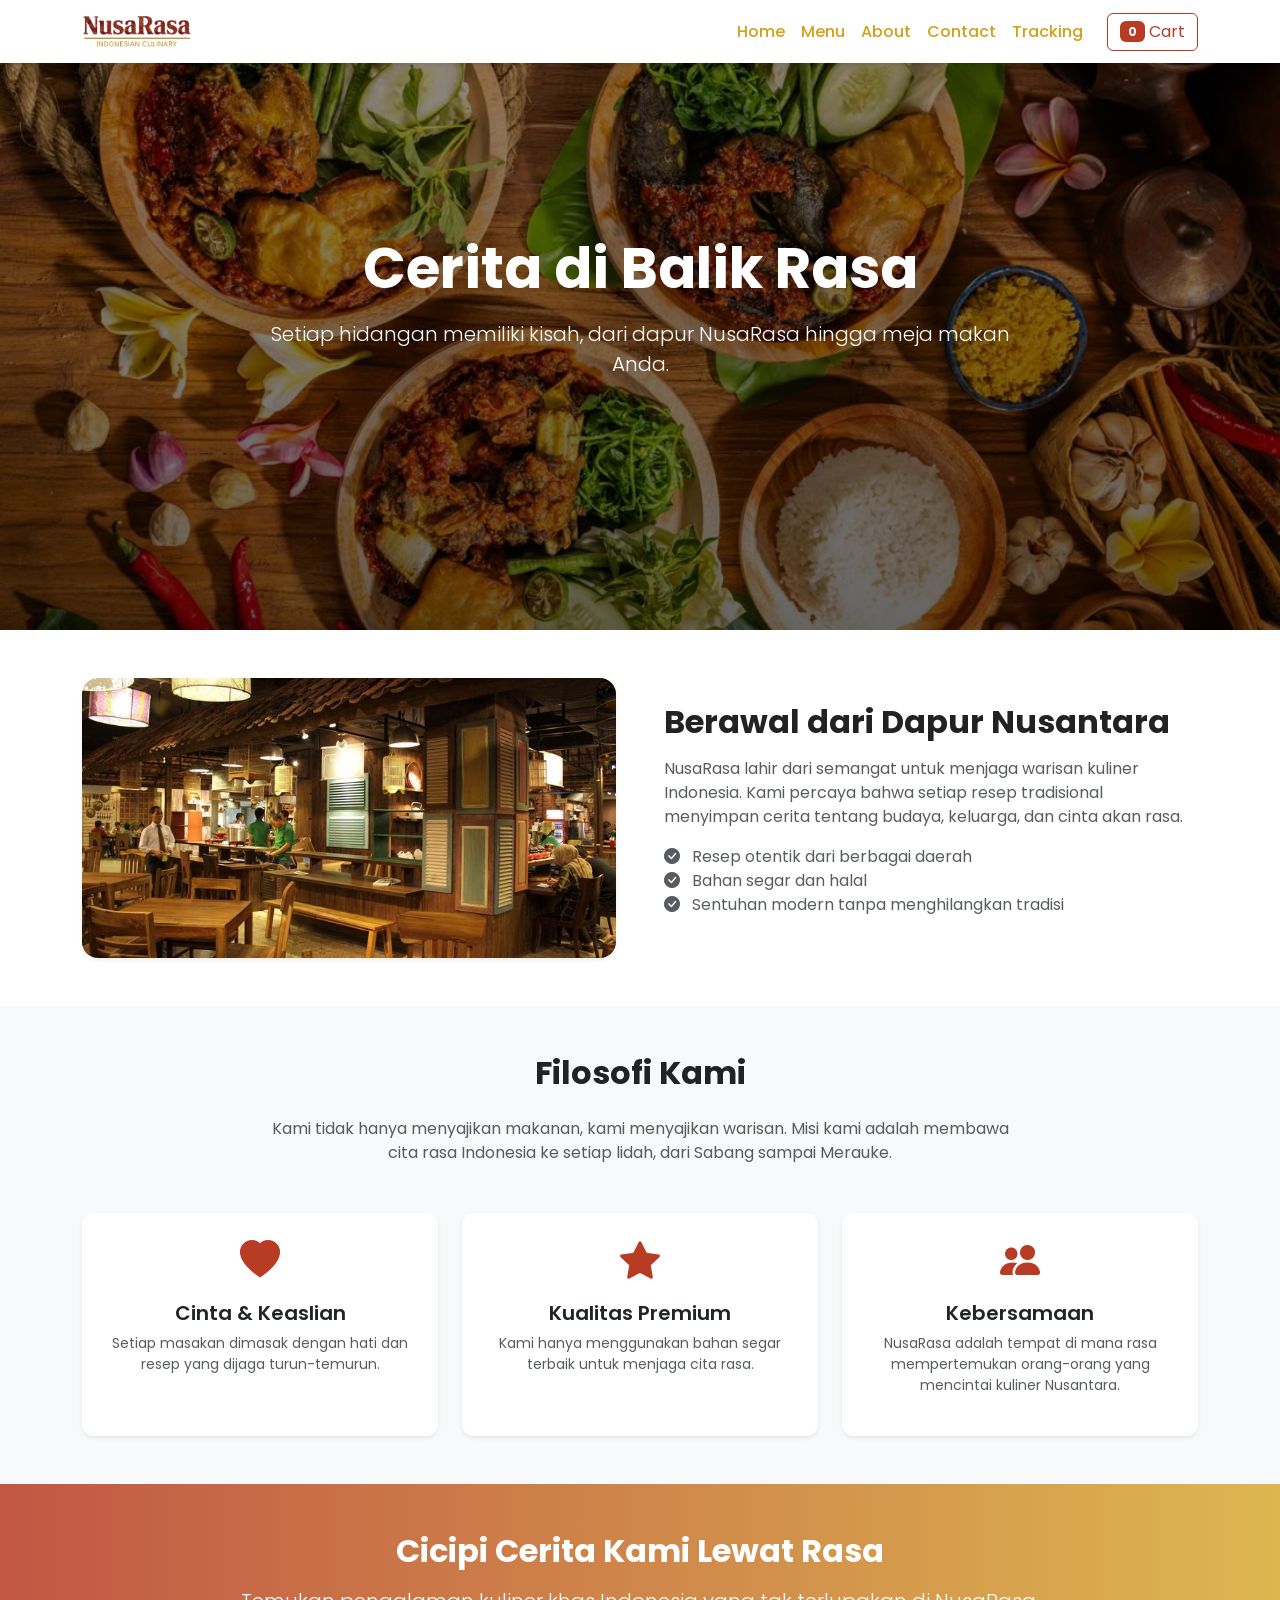
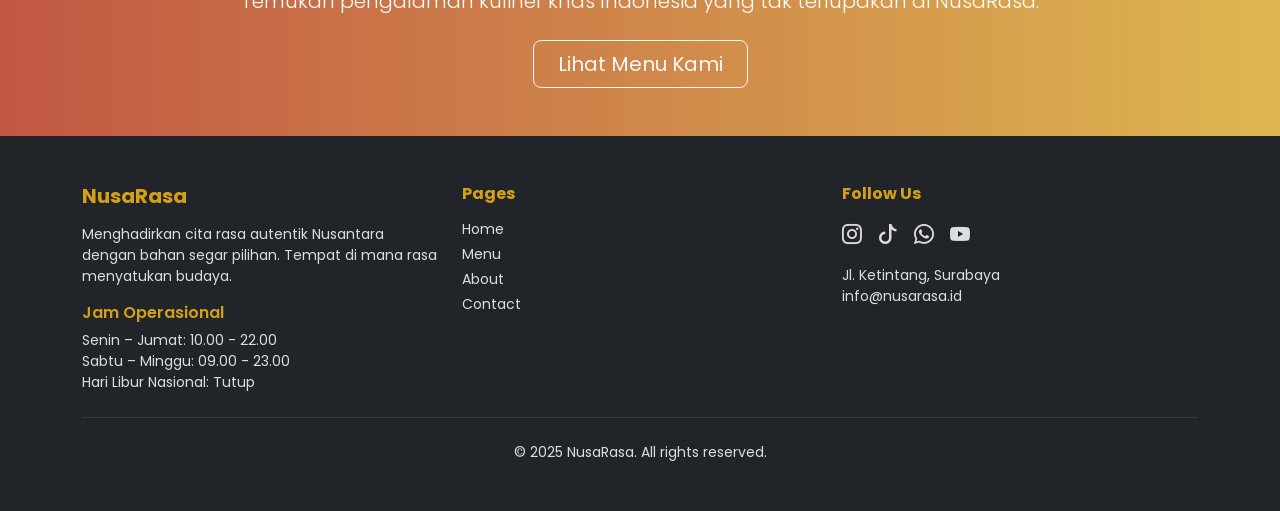
<file: public/customer/pages/about.html>
<!doctype html>
<html lang="id">
<head>
  <meta charset="utf-8">
  <meta name="viewport" content="width=device-width,initial-scale=1">
  <title>Tentang Kami — NusaRasa</title>
  <link href="https://cdn.jsdelivr.net/npm/bootstrap@5.3.2/dist/css/bootstrap.min.css" rel="stylesheet">
  <link href="https://cdn.jsdelivr.net/npm/bootstrap-icons@1.10.5/font/bootstrap-icons.css" rel="stylesheet">
  <link href="https://fonts.googleapis.com/css2?family=Poppins:wght@300;400;600;700&display=swap" rel="stylesheet">
  <link href="https://unpkg.com/aos@2.3.4/dist/aos.css" rel="stylesheet">
  <link href="../assets/css/style.css" rel="stylesheet">
</head>

<body class="bg-light">

<!-- NAVBAR -->
<nav class="navbar navbar-expand-lg navbar-light bg-white shadow-sm fixed-top">
  <div class="container">
    <a class="navbar-brand" href="index.html">
      <img src="../assets/img/logo-nusarasa.png" height="37px">
    </a>
    <button class="navbar-toggler" type="button" data-bs-toggle="collapse" data-bs-target="#navMenu">
      <span class="navbar-toggler-icon"></span>
    </button>
    <div class="collapse navbar-collapse" id="navMenu">
      <ul class="navbar-nav ms-auto align-items-lg-center">
        <li class="nav-item"><a class="nav-link" href="index.html">Home</a></li>
        <li class="nav-item"><a class="nav-link" href="menu.html">Menu</a></li>
        <li class="nav-item"><a class="nav-link active" href="about.html">About</a></li>
        <li class="nav-item"><a class="nav-link" href="contact.html">Contact</a></li>
        <li class="nav-item"><a class="nav-link active" href="tracking.html">Tracking</a></li>
        <li class="nav-item ms-3"><a class="btn btn-outline-danger" href="checkout.html"><span id="cartCountBadge4" class="badge bg-danger">0</span> Cart</a></li>
      </ul>
    </div>
  </div>
</nav>

<!-- HERO SECTION -->
<section class="py-5 text-center text-white" style="background: linear-gradient(rgba(0,0,0,0.4), rgba(0,0,0,0.6)), url('../assets/img/hero-placeholder-2.jpeg') center/cover no-repeat; height: 70vh; display:flex; align-items:center;">
  <div class="container" data-aos="fade-up">
    <h1 class="display-4 fw-bold mb-3">Cerita di Balik Rasa</h1>
    <p class="lead col-lg-8 mx-auto">Setiap hidangan memiliki kisah, dari dapur NusaRasa hingga meja makan Anda.</p>
  </div>
</section>

<!-- ABOUT STORY -->
<section class="py-5 bg-white">
  <div class="container">
    <div class="row align-items-center g-5">
      <div class="col-md-6" data-aos="fade-right">
        <img src="../assets/img/about-placeholder-2.jpeg" alt="Dapur Tradisional NusaRasa" class="img-fluid rounded-4 shadow-sm">
      </div>
      <div class="col-md-6" data-aos="fade-left">
        <h2 class="fw-bold mb-3">Berawal dari Dapur Nusantara</h2>
        <p class="text-muted">
          NusaRasa lahir dari semangat untuk menjaga warisan kuliner Indonesia. Kami percaya bahwa setiap resep tradisional menyimpan cerita tentang budaya, keluarga, dan cinta akan rasa.
        </p>
        <ul class="list-unstyled text-muted mt-3">
          <li><i class="bi bi-check-circle-fill text-pepper me-2"></i> Resep otentik dari berbagai daerah</li>
          <li><i class="bi bi-check-circle-fill text-pepper me-2"></i> Bahan segar dan halal</li>
          <li><i class="bi bi-check-circle-fill text-pepper me-2"></i> Sentuhan modern tanpa menghilangkan tradisi</li>
        </ul>
      </div>
    </div>
  </div>
</section>

<!-- MISSION & VALUES -->
<section class="py-5 bg-light">
  <div class="container text-center" data-aos="fade-up">
    <h2 class="fw-bold mb-4">Filosofi Kami</h2>
    <p class="text-muted mb-5 col-lg-8 mx-auto">
      Kami tidak hanya menyajikan makanan, kami menyajikan warisan. Misi kami adalah membawa cita rasa Indonesia ke setiap lidah, dari Sabang sampai Merauke.
    </p>

    <div class="row g-4">
      <div class="col-md-4">
        <div class="card border-0 shadow-sm p-4 h-100">
          <i class="bi bi-heart-fill text-danger display-6 mb-3"></i>
          <h5 class="fw-semibold">Cinta & Keaslian</h5>
          <p class="text-muted small">Setiap masakan dimasak dengan hati dan resep yang dijaga turun-temurun.</p>
        </div>
      </div>
      <div class="col-md-4">
        <div class="card border-0 shadow-sm p-4 h-100">
          <i class="bi bi-star-fill text-danger display-6 mb-3"></i>
          <h5 class="fw-semibold">Kualitas Premium</h5>
          <p class="text-muted small">Kami hanya menggunakan bahan segar terbaik untuk menjaga cita rasa.</p>
        </div>
      </div>
      <div class="col-md-4">
        <div class="card border-0 shadow-sm p-4 h-100">
          <i class="bi bi-people-fill text-danger display-6 mb-3"></i>
          <h5 class="fw-semibold">Kebersamaan</h5>
          <p class="text-muted small">NusaRasa adalah tempat di mana rasa mempertemukan orang-orang yang mencintai kuliner Nusantara.</p>
        </div>
      </div>
    </div>
  </div>
</section>

<!-- CTA SECTION -->
<section class="py-5 text-center text-white" style="background: linear-gradient(90deg, rgba(184,59,36,0.85), rgba(212,160,23,0.75));">
  <div class="container" data-aos="zoom-in">
    <h2 class="fw-bold mb-3">Cicipi Cerita Kami Lewat Rasa</h2>
    <p class="lead mb-4">Temukan pengalaman kuliner khas Indonesia yang tak terlupakan di NusaRasa.</p>
    <a href="menu.html" class="btn btn-outline-light btn-lg px-4">Lihat Menu Kami</a>
  </div>
</section>

<!-- FOOTER -->
<footer class="py-5 bg-dark text-light">
  <div class="container">
    <div class="row gy-4">
      <div class="col-md-4">
        <h5 class="fw-bold mb-3" style="color: var(--highlight);">NusaRasa</h5>
        <p class="small text-white-50">Menghadirkan cita rasa autentik Nusantara dengan bahan segar pilihan. Tempat di mana rasa menyatukan budaya.</p>
        <div class="mt-3">
          <h6 class="fw-semibold mb-2" style="color: var(--highlight);">Jam Operasional</h6>
          <ul class="list-unstyled small text-white-50 mb-0">
            <li>Senin – Jumat: 10.00 - 22.00</li>
            <li>Sabtu – Minggu: 09.00 - 23.00</li>
            <li>Hari Libur Nasional: Tutup</li>
          </ul>
        </div>
      </div>

      <div class="col-md-4">
        <h6 class="fw-bold mb-3" style="color: var(--highlight);">Pages</h6>
        <ul class="list-unstyled small">
          <li><a href="index.html" class="text-white-50 text-decoration-none d-block mb-1">Home</a></li>
          <li><a href="menu.html" class="text-white-50 text-decoration-none d-block mb-1">Menu</a></li>
          <li><a href="about.html" class="text-white-50 text-decoration-none d-block mb-1">About</a></li>
          <li><a href="contact.html" class="text-white-50 text-decoration-none d-block">Contact</a></li>
        </ul>
      </div>

      <div class="col-md-4">
        <h6 class="fw-bold mb-3" style="color: var(--highlight);">Follow Us</h6>
        <div class="d-flex gap-3 mb-3">
          <a href="#" class="text-white-50 fs-5"><i class="bi bi-instagram"></i></a>
          <a href="#" class="text-white-50 fs-5"><i class="bi bi-tiktok"></i></a>
          <a href="#" class="text-white-50 fs-5"><i class="bi bi-whatsapp"></i></a>
          <a href="#" class="text-white-50 fs-5"><i class="bi bi-youtube"></i></a>
        </div>
        <p class="small text-white-50 mb-0">
          Jl. Ketintang, Surabaya<br>
          <a href="mailto:info@nusarasa.id" class="text-white-50 text-decoration-none">info@nusarasa.id</a>
        </p>
      </div>
    </div>

    <hr class="border-secondary my-4">
    <div class="text-center small text-white-50">© 2025 NusaRasa. All rights reserved.</div>
  </div>
</footer>

<script src="https://cdn.jsdelivr.net/npm/bootstrap@5.3.2/dist/js/bootstrap.bundle.min.js"></script>
<script src="https://unpkg.com/aos@2.3.4/dist/aos.js"></script>
<script>AOS.init({ duration: 800, once: true });</script>
</body>
</html>
</file>
<file: public/customer/assets/css/style.css>
:root{
  --pepper: #b83b24;
  --muted: #6c757d;
  --highlight: #d4a017;
  --bg: #fbfbfb;
  --radius: 12px;
  font-family: 'Poppins', system-ui, -apple-system, 'Segoe UI', Roboto, 'Helvetica Neue', Arial;
}

body { font-family: var(--font-family); color:#222; }

/* ===== NAVBAR ===== */
.navbar-brand {
  color: var(--pepper);
}

.navbar-nav .nav-link {
  color: var(--highlight) !important;
  font-weight: 500;
}

.navbar-nav .nav-link:hover {
  color: var(--pepper) !important;
}

/* ===== HERO ===== */
.hero-image{ width:100%; height:320px; background-size:cover; background-position:center; }
.hero { background:linear-gradient(90deg, rgba(217,72,15,0.03), rgba(255,255,255,0)); }

/* ===== CARD DAN MENU ===== */
.card { border-radius: var(--radius); }
.icon{ font-size:28px; }
.menu-card { transition: transform .18s ease, box-shadow .18s ease; border:0; }
.menu-card:hover{ transform: translateY(-6px); box-shadow: 0 15px 30px rgba(0,0,0,0.08); }
.price-tag{ font-weight:700; color:var(--pepper); }
#homeMenuGrid h6 {
  text-align: left;
}

/* ===== BUTTONS & BADGE ===== */
.btn-danger {
  background: var(--pepper);
  border: 0;
}

.btn-danger:hover {
  background-color: var(--highlight);
}

.badge.bg-danger {
  background: var(--pepper) !important;
}

/* ===== HERO PLACEHOLDER ===== */
.hero-image.placeholder { background:#f2f2f2; display:flex; align-items:center; justify-content:center; color:#999; }

/* ===== MENU ITEM IMAGE ===== */
.menu-item-img{ height:200px; object-fit:cover; border-radius:8px; }
.map-placeholder{ background:linear-gradient(45deg,#eee,#f7f7f7); }

/* ===== CHEF SECTION ===== */
#chef {
  overflow: hidden;
}

.chef-card {
  background: #fff;
  border-radius: 18px;
  overflow: hidden;
  box-shadow: 0 10px 25px rgba(0,0,0,0.08);
  transition: transform .4s ease, box-shadow .4s ease, opacity .4s ease;
}
.chef-card:hover {
  transform: translateY(-8px);
  box-shadow: 0 15px 35px rgba(0,0,0,0.12);
}
.chef-card img {
  width: 100%;
  height: 340px;
  object-fit: cover;
  transition: transform .5s ease;
}
.chef-card:hover img {
  transform: scale(1.05);
}
.chef-info {
  padding: 22px;
  background-color: #fff;
  position: relative;
  z-index: 2;
}
.chef-info h5 {
  color: var(--pepper);
  font-weight: 600;
}
.chef-info p {
  color: var(--muted);
  font-size: 0.95rem;
  margin-bottom: 0;
}

.splide {
  margin-top: 40px;
  padding-bottom: 80px;
}

.splide__track {
  overflow: visible;
}

.splide__slide {
  transition: transform 0.5s ease, opacity 0.5s ease;
  transform: scale(0.85);
  opacity: 0.5;
}

.splide__slide.is-active {
  transform: scale(1);
  opacity: 1;
  z-index: 3;
}

.splide__slide.is-prev,
.splide__slide.is-next {
  transform: scale(0.9);
  opacity: 0.8;
}

.splide__arrow {
  color: var(--highlight);
  background: none;
  font-size: 1.5rem;
}
.splide__arrow:hover {
  opacity: 0.7;
}

@media (max-width: 1200px) {
  .chef-card img {
    height: 320px !important;
  }
}

/* ===== FAQ SECTION ===== */
#faq .accordion-button {
  background-color: #fff !important;
  color: #333 !important;
  box-shadow: none;
  border-radius: 8px;
}

#faq .accordion-button:not(.collapsed) {
  background-color: var(--pepper) !important;
  color: #fff !important;
  box-shadow: none;
}

#faq .accordion-item {
  border: 1px solid #f3d7d0;
}

#faq .accordion-button:focus {
  box-shadow: 0 0 0 0.1rem rgba(184, 59, 36, 0.3);
}

/* ===== CAROUSEL ICONS ===== */
.carousel-control-prev-icon,
.carousel-control-next-icon {
  filter: invert(70%) sepia(0%) saturate(0%) hue-rotate(0deg) brightness(90%) contrast(90%);
}

.text-danger {
  color: var(--pepper) !important;
}

#about i {
  color: var(--pepper) !important;
}

#chef h4 {
  color: var(--pepper) !important;
}

blockquote footer {
  color: var(--pepper) !important;
}

.btn-outline-danger {
  color: var(--pepper);
  border-color: var(--pepper);
}

.btn-outline-danger:hover {
  background-color: var(--pepper);
  color: #fff;
  border-color: var(--pepper);
}

/* ===== FOOTER ===== */
footer h5, 
footer h6 {
  color: var(--highlight) !important;
}

footer .text-white-50,
footer a.text-white-50 {
  color: #ddd !important;
}

/* ===== RESPONSIVE ===== */
@media (max-width:768px){ 
  .hero-image{ height:220px } 
}
</file>
